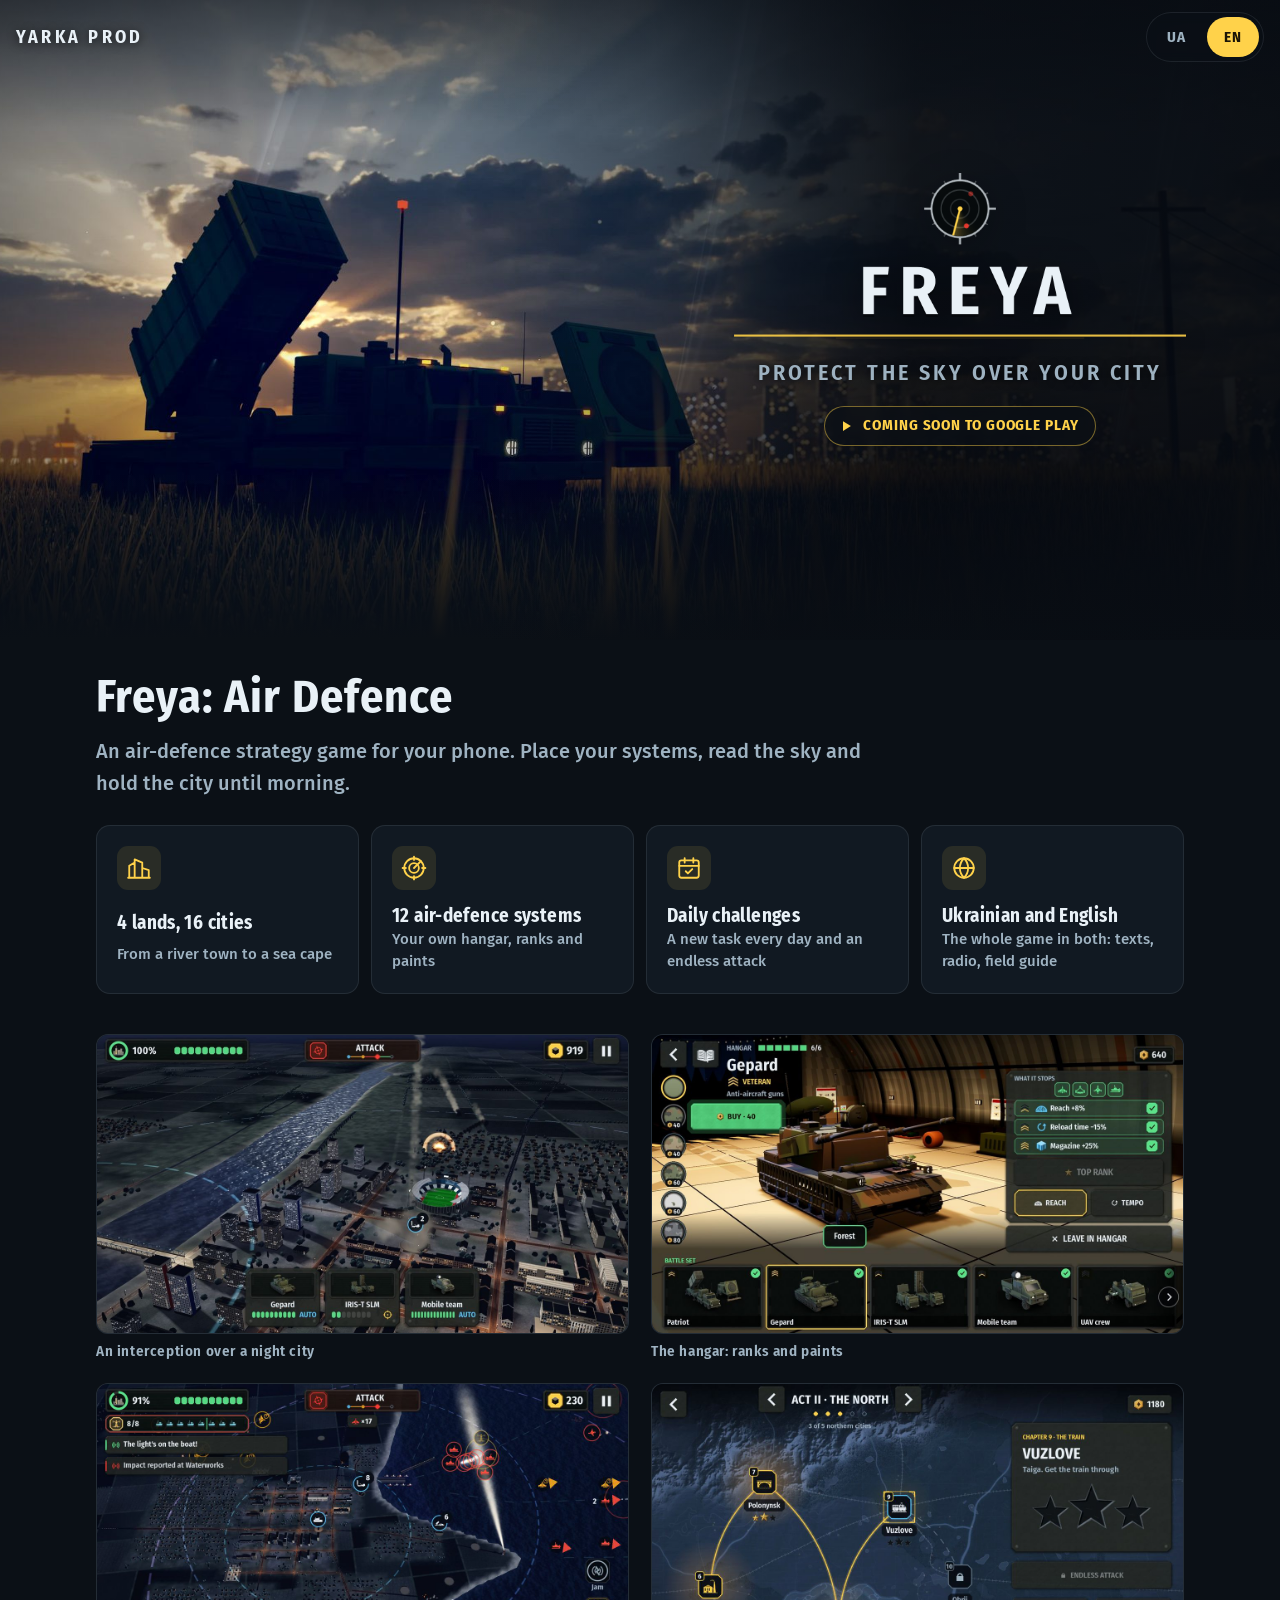
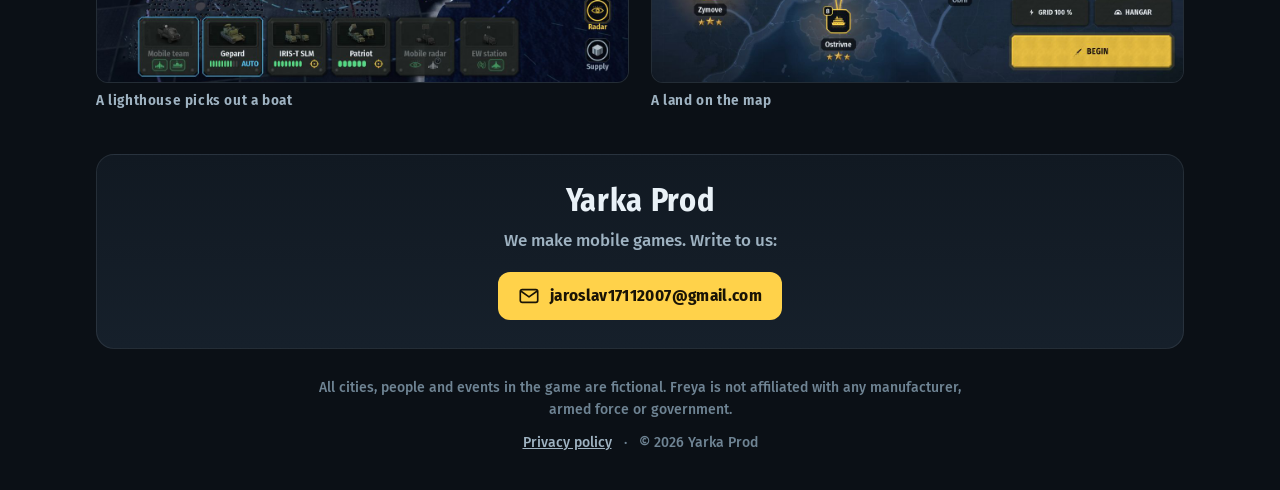
<file: index.html>
<!doctype html>
<html lang="uk" data-lang="uk">
<head>
<meta charset="utf-8">
<meta name="viewport" content="width=device-width, initial-scale=1">
<meta name="google-site-verification" content="ufAsKGgfCpYmXKeG9AuI5mwHxR5uRIxmyLTPNnqNQaQ" />
<title>Yarka Prod — Freya: Air Defence</title>
<meta name="description" content="Yarka Prod makes mobile games. Freya: Air Defence is an air-defence strategy game for Android: place your systems, read the sky and hold the city until morning.">
<meta name="theme-color" content="#0b1016">
<link rel="icon" href="img/icon-32.png" sizes="32x32" type="image/png">
<link rel="icon" href="img/icon-192.png" sizes="192x192" type="image/png">
<link rel="apple-touch-icon" href="img/icon-180.png">
<meta property="og:type" content="website">
<meta property="og:site_name" content="Yarka Prod">
<meta property="og:title" content="Freya: Air Defence">
<meta property="og:description" content="An air-defence strategy game for Android. Hold the city until morning.">
<meta property="og:image" content="https://yarka28.github.io/img/og.jpg">
<meta property="og:url" content="https://yarka28.github.io/">
<meta name="twitter:card" content="summary_large_image">
<link rel="preload" href="fonts/FiraSansCondensed-Bold.woff2" as="font" type="font/woff2" crossorigin>
<link rel="stylesheet" href="site.css">
<script>
(function () {
  var l = "";
  try { l = localStorage.getItem("lang") || ""; } catch (e) {}
  if (l !== "uk" && l !== "en") {
    var n = (navigator.language || "").toLowerCase();
    l = (n.indexOf("uk") === 0 || n.indexOf("ru") === 0) ? "uk" : "en";
  }
  document.documentElement.lang = l;
  document.documentElement.setAttribute("data-lang", l);
})();
</script>
</head>
<body>
<header class="top">
  <a class="brand" href="./">Yarka Prod</a>
  <div class="langs" role="group" aria-label="Мова / Language">
    <button type="button" data-set="uk" aria-label="Українська">UA</button>
    <button type="button" data-set="en" aria-label="English">EN</button>
  </div>
</header>

<section class="hero" aria-label="Freya: Air Defence">
  <picture>
    <source media="(max-width: 760px)" srcset="img/hero-960.jpg">
    <img class="hero-img" src="img/hero.jpg" width="1920" height="938" alt="">
  </picture>
  <div class="hero-shade"></div>
  <div class="hero-copy">
    <img class="logo" src="img/logo.png" width="1360" height="536" alt="Freya">
    <p class="tagline"><span lang="uk">Захисти небо над своїм містом</span><span lang="en">Protect the sky over your city</span></p>
    <p class="soon">
      <svg viewBox="0 0 24 24" aria-hidden="true"><path d="M8 5.5v13l10.5-6.5z"/></svg>
      <span lang="uk">Незабаром у Google Play</span><span lang="en">Coming soon to Google Play</span>
    </p>
  </div>
</section>

<main>
  <section class="game">
    <h1>Freya: Air Defence</h1>
    <p class="lead">
      <span lang="uk">Стратегія про протиповітряну оборону для телефона. Став системи ППО, читай небо й тримай місто до ранку.</span>
      <span lang="en">An air-defence strategy game for your phone. Place your systems, read the sky and hold the city until morning.</span>
    </p>
    <ul class="facts">
      <li>
        <svg viewBox="0 0 24 24" aria-hidden="true"><path d="M3 21V10l5-3v14M8 21V4l7 3v14M15 21v-9l6 2v7M2 21h20"/></svg>
        <b><span lang="uk">4 краї, 16 міст</span><span lang="en">4 lands, 16 cities</span></b>
        <span lang="uk">Від річкового міста до морського мису</span><span lang="en">From a river town to a sea cape</span>
      </li>
      <li>
        <svg viewBox="0 0 24 24" aria-hidden="true"><circle cx="12" cy="12" r="9"/><circle cx="12" cy="12" r="4.5"/><path d="M12 12l6.4-6.4M12 1.5v3M12 19.5v3M1.5 12h3M19.5 12h3"/></svg>
        <b><span lang="uk">12 систем ППО</span><span lang="en">12 air-defence systems</span></b>
        <span lang="uk">Свій ангар, ранги й фарбування</span><span lang="en">Your own hangar, ranks and paints</span>
      </li>
      <li>
        <svg viewBox="0 0 24 24" aria-hidden="true"><rect x="3" y="5" width="18" height="16" rx="2"/><path d="M3 10h18M8 3v4M16 3v4M9 15l2 2 4-4"/></svg>
        <b><span lang="uk">Щоденні випробування</span><span lang="en">Daily challenges</span></b>
        <span lang="uk">Нове завдання щодня й нескінченна атака</span><span lang="en">A new task every day and an endless attack</span>
      </li>
      <li>
        <svg viewBox="0 0 24 24" aria-hidden="true"><circle cx="12" cy="12" r="9"/><path d="M3 12h18M12 3c2.6 2.6 3.8 5.6 3.8 9s-1.2 6.4-3.8 9M12 3c-2.6 2.6-3.8 5.6-3.8 9s1.2 6.4 3.8 9"/></svg>
        <b><span lang="uk">Українська й англійська</span><span lang="en">Ukrainian and English</span></b>
        <span lang="uk">Уся гра двома мовами: тексти, рація, довідник</span><span lang="en">The whole game in both: texts, radio, field guide</span>
      </li>
    </ul>
  </section>

  <section class="shots" aria-label="Screenshots">
    <div class="gallery" lang="uk">
      <figure><a href="img/uk-01.jpg"><img src="img/uk-01.jpg" width="1280" height="720" loading="lazy" alt="Ракета-перехоплювач зустрічає ціль спалахом над нічним містом"></a><figcaption>Перехоплення над нічним містом</figcaption></figure>
      <figure><a href="img/uk-02.jpg"><img src="img/uk-02.jpg" width="1280" height="720" loading="lazy" alt="Ангар: зенітна установка в лісовому фарбуванні, її ранг і покращення"></a><figcaption>Ангар: ранги й фарбування</figcaption></figure>
      <figure><a href="img/uk-03.jpg"><img src="img/uk-03.jpg" width="1280" height="720" loading="lazy" alt="Промінь маяка над нічним морем висвітлює катер для гармат"></a><figcaption>Маяк висвітлює катер</figcaption></figure>
      <figure><a href="img/uk-04.jpg"><img src="img/uk-04.jpg" width="1280" height="720" loading="lazy" alt="Карта краю: утримані міста із зірками"></a><figcaption>Карта краю</figcaption></figure>
    </div>
    <div class="gallery" lang="en">
      <figure><a href="img/en-01.jpg"><img src="img/en-01.jpg" width="1280" height="720" loading="lazy" alt="An interceptor meets its target in a flash over a night city"></a><figcaption>An interception over a night city</figcaption></figure>
      <figure><a href="img/en-02.jpg"><img src="img/en-02.jpg" width="1280" height="720" loading="lazy" alt="The hangar: an anti-aircraft gun in forest paint, its rank and upgrades"></a><figcaption>The hangar: ranks and paints</figcaption></figure>
      <figure><a href="img/en-03.jpg"><img src="img/en-03.jpg" width="1280" height="720" loading="lazy" alt="A lighthouse beam over the night sea picks out a boat for the guns"></a><figcaption>A lighthouse picks out a boat</figcaption></figure>
      <figure><a href="img/en-04.jpg"><img src="img/en-04.jpg" width="1280" height="720" loading="lazy" alt="A land on the map: the cities held, with their stars"></a><figcaption>A land on the map</figcaption></figure>
    </div>
  </section>

  <section class="studio">
    <h2>Yarka Prod</h2>
    <p><span lang="uk">Робимо мобільні ігри. Пишіть нам:</span><span lang="en">We make mobile games. Write to us:</span></p>
    <a class="mail" href="mailto:jaroslav17112007@gmail.com">
      <svg viewBox="0 0 24 24" aria-hidden="true"><rect x="2.5" y="5" width="19" height="14" rx="2"/><path d="M3 6.5l9 6.5 9-6.5"/></svg>
      jaroslav17112007@gmail.com
    </a>
  </section>
</main>

<footer>
  <p class="note">
    <span lang="uk">Міста, люди й події в грі вигадані. Freya не пов’язана з жодним виробником, армією чи урядом.</span>
    <span lang="en">All cities, people and events in the game are fictional. Freya is not affiliated with any manufacturer, armed force or government.</span>
  </p>
  <p class="links">
    <a href="freya/privacy/"><span lang="uk">Політика конфіденційності</span><span lang="en">Privacy policy</span></a>
    <span class="dot" aria-hidden="true">·</span>
    <span>© 2026 Yarka Prod</span>
  </p>
</footer>

<script>
(function () {
  var html = document.documentElement;
  function mark() {
    var cur = html.getAttribute("data-lang");
    var bs = document.querySelectorAll(".langs button");
    for (var i = 0; i < bs.length; i++) bs[i].setAttribute("aria-pressed", bs[i].getAttribute("data-set") === cur ? "true" : "false");
  }
  var bs = document.querySelectorAll(".langs button");
  for (var i = 0; i < bs.length; i++) {
    bs[i].addEventListener("click", function () {
      var l = this.getAttribute("data-set");
      html.lang = l;
      html.setAttribute("data-lang", l);
      try { localStorage.setItem("lang", l); } catch (e) {}
      mark();
    });
  }
  mark();
})();
</script>
</body>
</html>
</file>
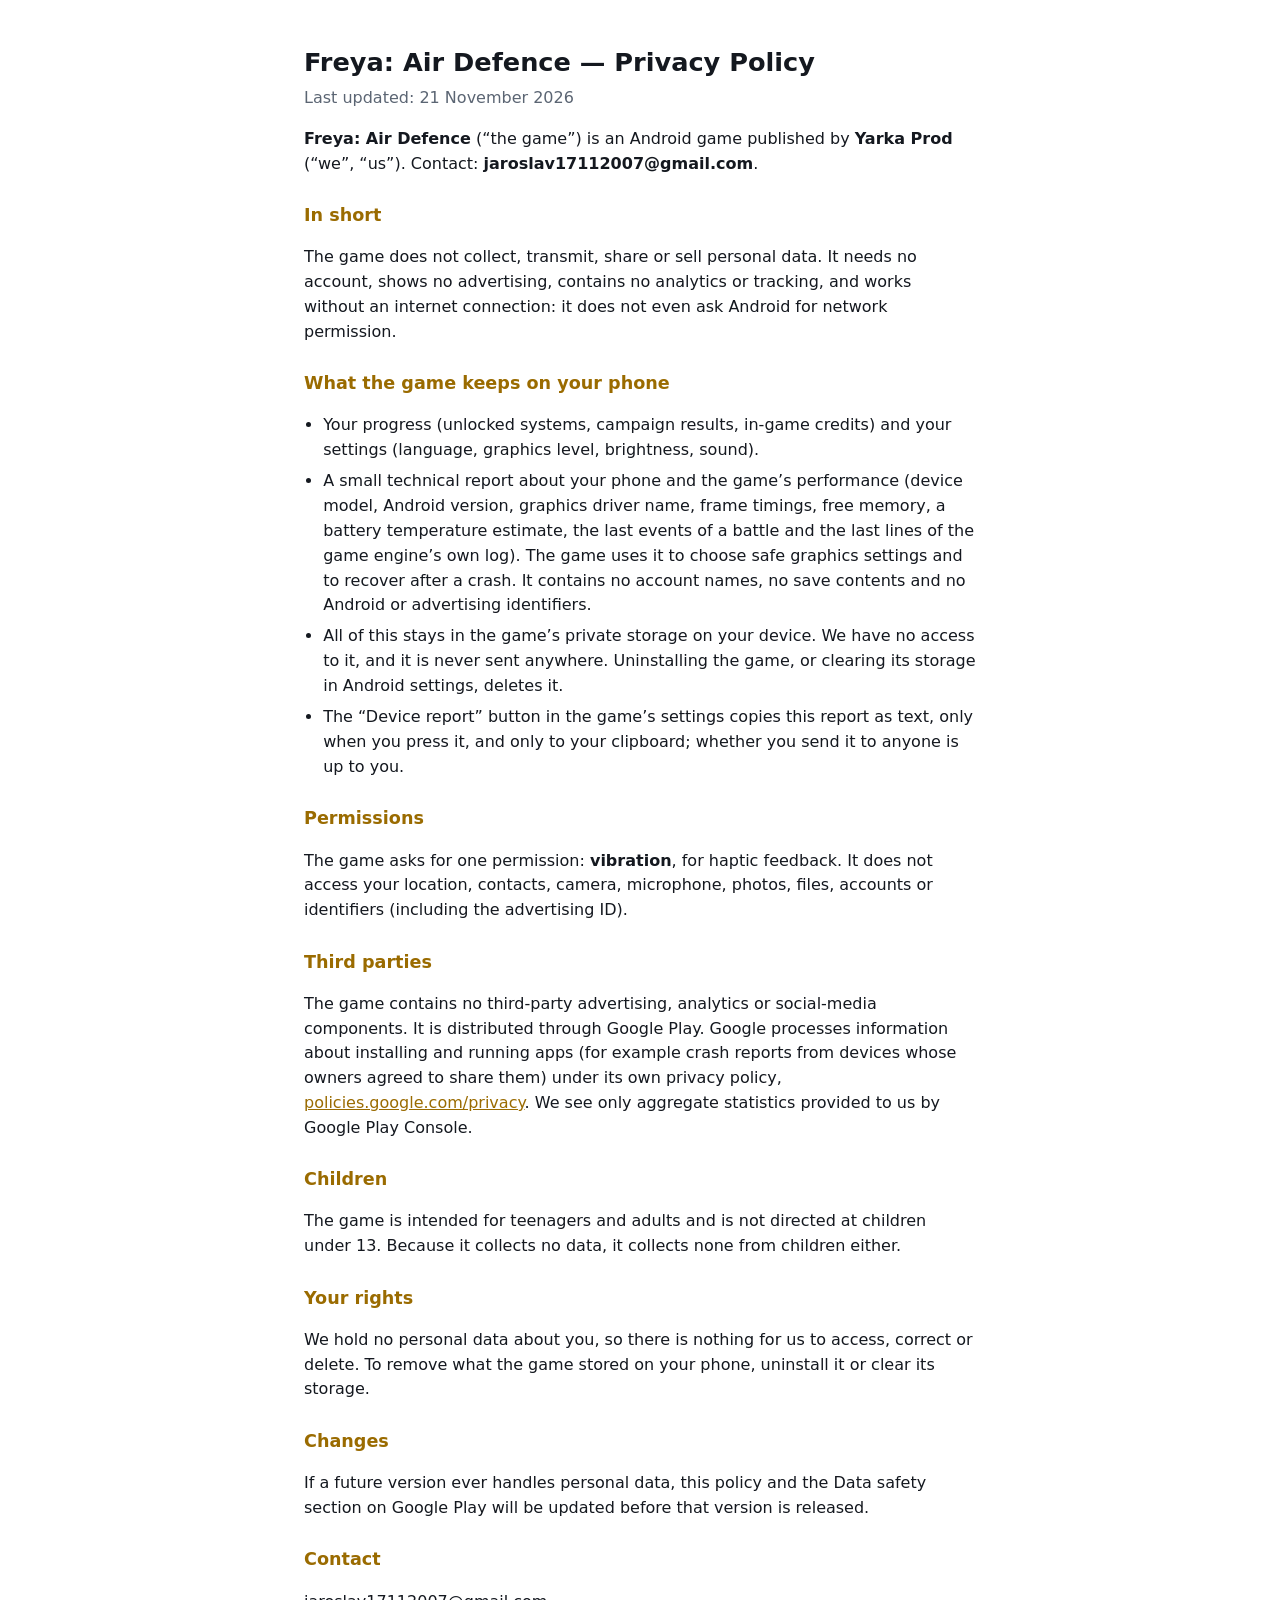
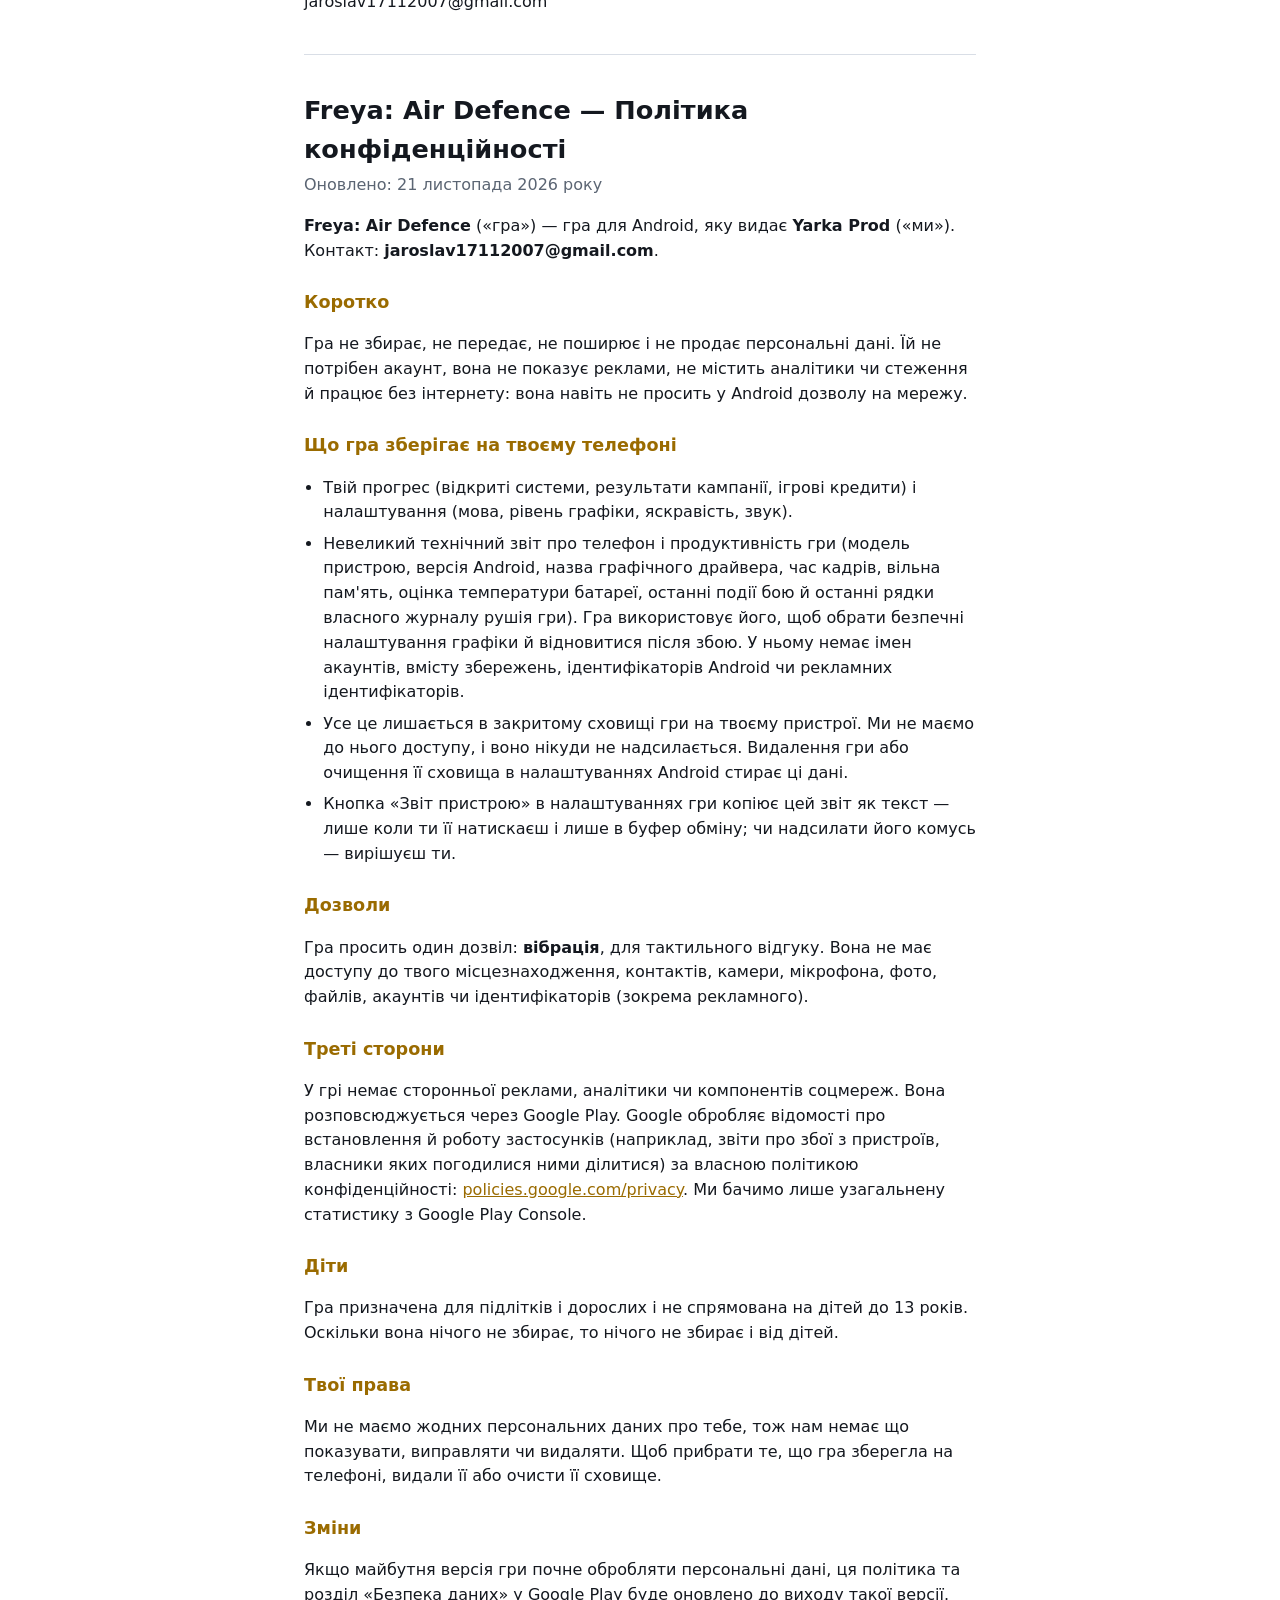
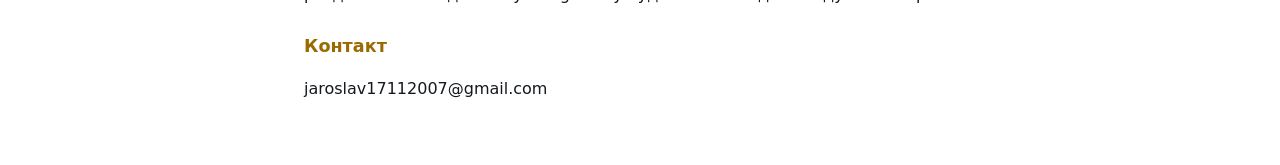
<file: freya/privacy/index.html>
<!doctype html>
<html lang="en">
<head>
<meta charset="utf-8">
<meta name="viewport" content="width=device-width, initial-scale=1">
<title>Freya: Air Defence — Privacy Policy / Політика конфіденційності</title>
<style>
:root { color-scheme: light dark; --bg:#fff; --fg:#14181f; --dim:#5b6573; --line:#d9dee6; --accent:#9a6b00; }
@media (prefers-color-scheme: dark) { :root { --bg:#0e1319; --fg:#e8ecf2; --dim:#9aa5b4; --line:#27303b; --accent:#f2b84b; } }
body { margin:0; background:var(--bg); color:var(--fg); font:16px/1.55 system-ui,-apple-system,"Segoe UI",Roboto,sans-serif; }
main { max-width:42rem; margin:0 auto; padding:1.5rem 1rem 3rem; }
h1 { font-size:1.6rem; margin:1.2rem 0 .2rem; } h2 { font-size:1.1rem; margin:1.6rem 0 .3rem; color:var(--accent); }
.date { color:var(--dim); margin:0 0 1rem; } ul { padding-left:1.2rem; } li { margin:.4rem 0; }
section + section { border-top:1px solid var(--line); margin-top:2.5rem; padding-top:1rem; }
a { color:var(--accent); }
</style>
</head>
<body>
<main>
<section id="en" lang="en">
<h1>Freya: Air Defence — Privacy Policy</h1>
<p class='date'>Last updated: 21 November 2026</p>
<p><b>Freya: Air Defence</b> (“the game”) is an Android game published by <b>Yarka Prod</b> (“we”, “us”). Contact: <b>jaroslav17112007@gmail.com</b>.</p>
<h2>In short</h2>
<p>The game does not collect, transmit, share or sell personal data. It needs no account, shows no advertising, contains no analytics or tracking, and works without an internet connection: it does not even ask Android for network permission.</p>
<h2>What the game keeps on your phone</h2>
<ul><li>Your progress (unlocked systems, campaign results, in-game credits) and your settings (language, graphics level, brightness, sound).</li><li>A small technical report about your phone and the game’s performance (device model, Android version, graphics driver name, frame timings, free memory, a battery temperature estimate, the last events of a battle and the last lines of the game engine’s own log). The game uses it to choose safe graphics settings and to recover after a crash. It contains no account names, no save contents and no Android or advertising identifiers.</li><li>All of this stays in the game’s private storage on your device. We have no access to it, and it is never sent anywhere. Uninstalling the game, or clearing its storage in Android settings, deletes it.</li><li>The “Device report” button in the game’s settings copies this report as text, only when you press it, and only to your clipboard; whether you send it to anyone is up to you.</li></ul>
<h2>Permissions</h2>
<p>The game asks for one permission: <b>vibration</b>, for haptic feedback. It does not access your location, contacts, camera, microphone, photos, files, accounts or identifiers (including the advertising ID).</p>
<h2>Third parties</h2>
<p>The game contains no third-party advertising, analytics or social-media components. It is distributed through Google Play. Google processes information about installing and running apps (for example crash reports from devices whose owners agreed to share them) under its own privacy policy, <a href="https://policies.google.com/privacy">policies.google.com/privacy</a>. We see only aggregate statistics provided to us by Google Play Console.</p>
<h2>Children</h2>
<p>The game is intended for teenagers and adults and is not directed at children under 13. Because it collects no data, it collects none from children either.</p>
<h2>Your rights</h2>
<p>We hold no personal data about you, so there is nothing for us to access, correct or delete. To remove what the game stored on your phone, uninstall it or clear its storage.</p>
<h2>Changes</h2>
<p>If a future version ever handles personal data, this policy and the Data safety section on Google Play will be updated before that version is released.</p>
<h2>Contact</h2>
<p>jaroslav17112007@gmail.com</p>
</section>
<section id="uk" lang="uk">
<h1>Freya: Air Defence — Політика конфіденційності</h1>
<p class='date'>Оновлено: 21 листопада 2026 року</p>
<p><b>Freya: Air Defence</b> («гра») — гра для Android, яку видає <b>Yarka Prod</b> («ми»). Контакт: <b>jaroslav17112007@gmail.com</b>.</p>
<h2>Коротко</h2>
<p>Гра не збирає, не передає, не поширює і не продає персональні дані. Їй не потрібен акаунт, вона не показує реклами, не містить аналітики чи стеження й працює без інтернету: вона навіть не просить у Android дозволу на мережу.</p>
<h2>Що гра зберігає на твоєму телефоні</h2>
<ul><li>Твій прогрес (відкриті системи, результати кампанії, ігрові кредити) і налаштування (мова, рівень графіки, яскравість, звук).</li><li>Невеликий технічний звіт про телефон і продуктивність гри (модель пристрою, версія Android, назва графічного драйвера, час кадрів, вільна пам'ять, оцінка температури батареї, останні події бою й останні рядки власного журналу рушія гри). Гра використовує його, щоб обрати безпечні налаштування графіки й відновитися після збою. У ньому немає імен акаунтів, вмісту збережень, ідентифікаторів Android чи рекламних ідентифікаторів.</li><li>Усе це лишається в закритому сховищі гри на твоєму пристрої. Ми не маємо до нього доступу, і воно нікуди не надсилається. Видалення гри або очищення її сховища в налаштуваннях Android стирає ці дані.</li><li>Кнопка «Звіт пристрою» в налаштуваннях гри копіює цей звіт як текст — лише коли ти її натискаєш і лише в буфер обміну; чи надсилати його комусь — вирішуєш ти.</li></ul>
<h2>Дозволи</h2>
<p>Гра просить один дозвіл: <b>вібрація</b>, для тактильного відгуку. Вона не має доступу до твого місцезнаходження, контактів, камери, мікрофона, фото, файлів, акаунтів чи ідентифікаторів (зокрема рекламного).</p>
<h2>Треті сторони</h2>
<p>У грі немає сторонньої реклами, аналітики чи компонентів соцмереж. Вона розповсюджується через Google Play. Google обробляє відомості про встановлення й роботу застосунків (наприклад, звіти про збої з пристроїв, власники яких погодилися ними ділитися) за власною політикою конфіденційності: <a href="https://policies.google.com/privacy">policies.google.com/privacy</a>. Ми бачимо лише узагальнену статистику з Google Play Console.</p>
<h2>Діти</h2>
<p>Гра призначена для підлітків і дорослих і не спрямована на дітей до 13 років. Оскільки вона нічого не збирає, то нічого не збирає і від дітей.</p>
<h2>Твої права</h2>
<p>Ми не маємо жодних персональних даних про тебе, тож нам немає що показувати, виправляти чи видаляти. Щоб прибрати те, що гра зберегла на телефоні, видали її або очисти її сховище.</p>
<h2>Зміни</h2>
<p>Якщо майбутня версія гри почне обробляти персональні дані, ця політика та розділ «Безпека даних» у Google Play буде оновлено до виходу такої версії.</p>
<h2>Контакт</h2>
<p>jaroslav17112007@gmail.com</p>
</section>
</main>
</body>
</html>
</file>
<file: site.css>
/* Yarka Prod — the developer's site (D-126). The game's palette and faces: night blue, light ink, warm gold; Fira Sans (OFL). */
@font-face { font-family: "Fira Sans Condensed"; src: url("fonts/FiraSansCondensed-Bold.woff2") format("woff2"); font-weight: 700; font-style: normal; font-display: swap; }
@font-face { font-family: "Fira Sans Condensed"; src: url("fonts/FiraSansCondensed-SemiBold.woff2") format("woff2"); font-weight: 600; font-style: normal; font-display: swap; }
@font-face { font-family: "Fira Sans"; src: url("fonts/FiraSans-Medium.woff2") format("woff2"); font-weight: 500; font-style: normal; font-display: swap; }

:root {
  color-scheme: dark;
  --bg: #0b1016;
  --panel: #111922;
  --panel-2: #16202b;
  --line: rgba(233, 241, 247, 0.09);
  --ink: #e9f1f7;
  --dim: #9fb3c2;
  --faint: #6f8494;
  --gold: #ffd24a;
  --gold-ink: #1a1406;
  --head: "Fira Sans Condensed", "Arial Narrow", system-ui, sans-serif;
  --text: "Fira Sans", system-ui, -apple-system, "Segoe UI", Roboto, sans-serif;
  --gutter: 16px;
  --max: 1120px;
}

/* one language at a time: the page holds both, the switch (or the browser's language) picks */
html[data-lang="uk"] [lang="en"], html[data-lang="en"] [lang="uk"] { display: none !important; }

* { box-sizing: border-box; }
html { -webkit-text-size-adjust: 100%; }
body { margin: 0; background: var(--bg); color: var(--ink); font: 500 17px/1.6 var(--text); overflow-x: hidden; }
img { max-width: 100%; height: auto; display: block; }
a { color: var(--gold); }
:focus-visible { outline: 2px solid var(--gold); outline-offset: 3px; border-radius: 6px; }

/* the bar over the picture */
.top { position: absolute; z-index: 3; inset: 0 0 auto 0; display: flex; align-items: center; justify-content: space-between; gap: 12px; padding: 12px var(--gutter); }
.brand { font: 700 18px/1 var(--head); letter-spacing: .18em; text-transform: uppercase; color: var(--ink); text-decoration: none; text-shadow: 0 1px 10px rgba(0, 0, 0, .7); }
.langs { display: flex; gap: 4px; padding: 4px; background: rgba(11, 16, 22, .6); border: 1px solid var(--line); border-radius: 999px; -webkit-backdrop-filter: blur(6px); backdrop-filter: blur(6px); }
.langs button { min-width: 52px; min-height: 40px; padding: 0 12px; border: 0; border-radius: 999px; background: transparent; color: var(--dim); font: 700 15px/1 var(--head); letter-spacing: .08em; cursor: pointer; }
.langs button[aria-pressed="true"] { background: var(--gold); color: var(--gold-ink); }

/* the title picture: the battery at dusk, the city beyond */
.hero { position: relative; min-height: 86vh; min-height: 86svh; display: flex; overflow: hidden; isolation: isolate; }
.hero picture, .hero-img { position: absolute; inset: 0; width: 100%; height: 100%; }
.hero-img { object-fit: cover; object-position: 8% 64%; z-index: -2; }
.hero-shade { position: absolute; inset: 0; z-index: -1;
  background: linear-gradient(180deg, rgba(8, 12, 18, .9) 0%, rgba(8, 12, 18, .6) 32%, rgba(8, 12, 18, 0) 55%, rgba(11, 16, 22, 0) 76%, var(--bg) 100%); }
.hero-copy { margin: 0 auto; padding: 84px var(--gutter) 0; width: min(100%, 460px); text-align: center; }
.logo { width: min(78vw, 360px); margin: 0 auto; filter: drop-shadow(0 6px 18px rgba(0, 0, 0, .45)); }
.tagline { margin: 12px 0 0; font: 600 clamp(16px, 4.4vw, 22px)/1.3 var(--head); letter-spacing: .14em; text-transform: uppercase; color: var(--dim); text-shadow: 0 1px 8px rgba(0, 0, 0, .6); }
.soon { display: inline-flex; align-items: center; gap: 8px; margin: 18px 0 0; padding: 10px 16px 10px 12px; border: 1px solid rgba(255, 210, 74, .45); border-radius: 999px; background: rgba(11, 16, 22, .62); font: 700 15px/1 var(--head); letter-spacing: .06em; text-transform: uppercase; color: var(--gold); -webkit-backdrop-filter: blur(6px); backdrop-filter: blur(6px); }
.soon svg { width: 18px; height: 18px; fill: var(--gold); flex: none; }

@media (min-width: 900px) {
  .hero { min-height: clamp(520px, 50vw, 780px); align-items: center; }
  .hero-img { object-position: 30% 55%; }
  .hero-shade { background:
    linear-gradient(90deg, rgba(8, 12, 18, 0) 36%, rgba(8, 12, 18, .5) 62%, rgba(8, 12, 18, .8) 100%),
    linear-gradient(180deg, rgba(8, 12, 18, .5) 0%, rgba(8, 12, 18, 0) 20%, rgba(11, 16, 22, 0) 74%, var(--bg) 100%); }
  .hero-copy { margin: 0 6vw 3vw auto; padding: 0; width: min(38vw, 520px); }
  .logo { width: 100%; }
}

/* the game */
main { max-width: var(--max); margin: 0 auto; padding: 0 var(--gutter); }
.game { padding: 32px 0 8px; }
h1, h2 { margin: 0; font-family: var(--head); font-weight: 700; letter-spacing: .02em; line-height: 1.1; }
h1 { font-size: clamp(30px, 6vw, 46px); }
h2 { font-size: clamp(24px, 4.4vw, 32px); }
.lead { margin: 12px 0 0; max-width: 40em; font-size: clamp(17px, 2.2vw, 20px); color: var(--dim); }
.facts { list-style: none; margin: 26px 0 0; padding: 0; display: grid; gap: 12px; grid-template-columns: 1fr; }
.facts li { display: grid; grid-template-columns: 44px 1fr; column-gap: 14px; row-gap: 2px; align-items: start; padding: 16px; background: var(--panel); border: 1px solid var(--line); border-radius: 14px; }
.facts svg { grid-row: span 2; width: 44px; height: 44px; padding: 9px; border-radius: 11px; background: rgba(255, 210, 74, .1); fill: none; stroke: var(--gold); stroke-width: 1.7; stroke-linecap: round; stroke-linejoin: round; }
.facts b { font: 700 19px/1.25 var(--head); letter-spacing: .02em; }
.facts li > span { color: var(--dim); font-size: 15px; line-height: 1.45; }
@media (min-width: 640px) { .facts { grid-template-columns: 1fr 1fr; } }
@media (min-width: 1000px) {
  .facts { grid-template-columns: repeat(4, 1fr); }
  .facts li { grid-template-columns: 1fr; padding: 20px; }
  .facts svg { grid-row: auto; margin-bottom: 12px; }
}

/* the screenshots: a strip to swipe on a phone, a grid on a wide screen */
.shots { padding: 32px 0 8px; }
.gallery { display: grid; grid-auto-flow: column; grid-auto-columns: 86%; gap: 12px; overflow-x: auto; scroll-snap-type: x mandatory; margin: 0 calc(var(--gutter) * -1); padding: 0 var(--gutter) 8px; scrollbar-width: thin; }
.gallery figure { margin: 0; scroll-snap-align: center; }
.gallery a { display: block; border-radius: 12px; }
.gallery img { width: 100%; aspect-ratio: 16 / 9; object-fit: cover; border-radius: 12px; border: 1px solid var(--line); background: var(--panel); }
.gallery figcaption { margin-top: 8px; font: 600 15px/1.3 var(--head); letter-spacing: .04em; color: var(--dim); }
@media (min-width: 760px) {
  .gallery { grid-auto-flow: row; grid-template-columns: 1fr 1fr; grid-auto-columns: auto; overflow: visible; margin: 0; padding: 0; gap: 22px; }
}

/* the studio */
.studio { margin: 36px 0 0; padding: 28px 20px; text-align: center; background: linear-gradient(180deg, var(--panel), var(--panel-2)); border: 1px solid var(--line); border-radius: 18px; }
.studio p { margin: 8px 0 18px; color: var(--dim); }
.mail { display: inline-flex; align-items: center; gap: 10px; max-width: 100%; min-height: 48px; padding: 12px 20px; border-radius: 12px; background: var(--gold); color: var(--gold-ink); font: 700 17px/1.2 var(--head); letter-spacing: .02em; text-decoration: none; overflow-wrap: anywhere; }
.mail svg { width: 22px; height: 22px; fill: none; stroke: currentColor; stroke-width: 1.8; stroke-linejoin: round; flex: none; }

footer { max-width: var(--max); margin: 0 auto; padding: 28px var(--gutter) 36px; color: var(--faint); font-size: 14px; text-align: center; }
footer .note { margin: 0 auto 10px; max-width: 46em; }
footer .links { margin: 0; }
footer a { color: var(--dim); }
footer .dot { margin: 0 8px; }

/* the page that is not there */
.lost main { min-height: 100vh; min-height: 100svh; display: flex; flex-direction: column; align-items: center; justify-content: center; gap: 6px; text-align: center; color: var(--dim); }
.lost .logo { width: min(70vw, 320px); margin-bottom: 10px; }
</file>
